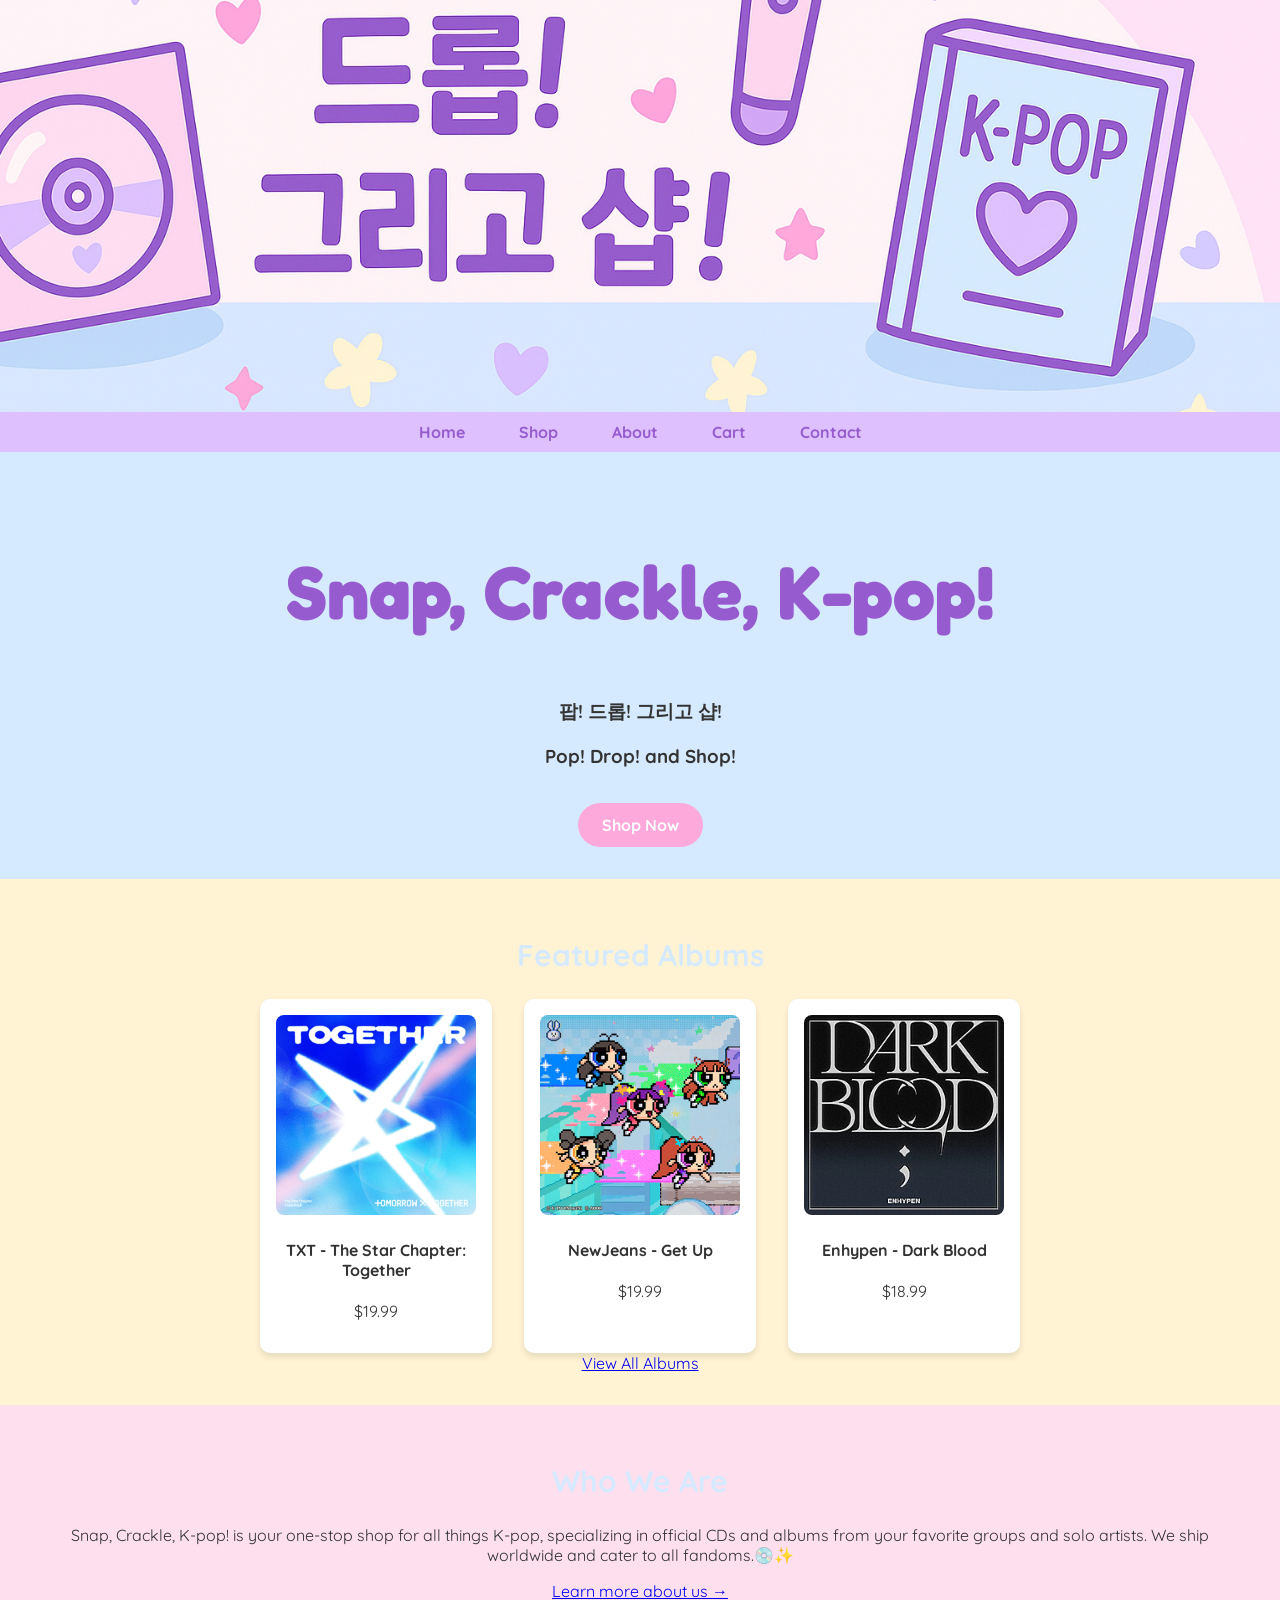
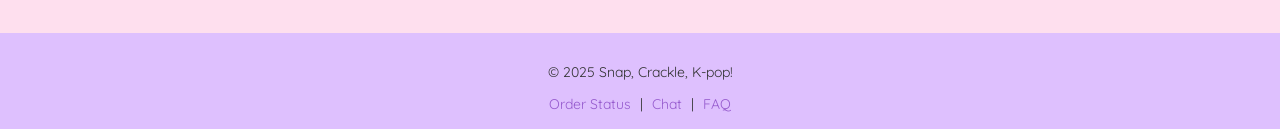
<file: index.html>
<!DOCTYPE html>
<html lang="en">
<head>
  <meta charset="UTF-8" />
  <meta name="viewport" content="width=device-width, initial-scale=1.0" />
  <title>Snap, Crackle, K-pop!</title>
  <link rel="stylesheet" href="css/styles.css" />
  <link href="https://fonts.googleapis.com/css2?family=Fredoka:wght@400;600&family=Quicksand&display=swap" rel="stylesheet">
</head>
<body>
  
  <header>
    <img src="img/banner3.png" alt="Snap, Crackle, K-pop pastel banner" width="1250" height="200" />
    <nav>
      <ul>
        <li><a href="index.html">Home</a></li>
        <li><a href="shop.html">Shop</a></li>
        <li><a href="about.html">About</a></li>
        <li><a href="cart.html">Cart</a></li>
        <li><a href="contact.html">Contact</a></li>
      </ul>
    </nav>
  </header>

  
  <section class="hero">
    <h1>Snap, Crackle, K-pop!</h1>
    <h3>팝! 드롭! 그리고 샵!</h3>
    <h3>Pop! Drop! and Shop!</h3>
    <a href="shop.html" class="cta-button">Shop Now</a>
  </section>

  
  <section class="featured-products">
    <h2>Featured Albums</h2>
    <div class="album-grid">
      <div class="album-card">
        <img src="img/txt.png" alt="Sample Album 1" />
        <h4>TXT - The Star Chapter: Together</h4>
        <p>$19.99</p>
      </div>
      <div class="album-card">
        <img src="img/nj.png" alt="Sample Album 2" />
        <h4>NewJeans - Get Up</h4>
        <p>$19.99</p>
      </div>
      <div class="album-card">
        <img src="img/enhypen.jpg" alt="Sample Album 3" />
        <h4>Enhypen - Dark Blood</h4>
        <p>$18.99</p>
      </div>
    </div>
    <a href="shop.html" class="view-all-link">View All Albums</a>
  </section>

  
  <section class="about-preview">
    <h2>Who We Are</h2>
    <p>Snap, Crackle, K-pop! is your one-stop shop for all things K-pop, specializing in official CDs and albums from your favorite groups and solo artists. We ship worldwide and cater to all fandoms.💿✨</p>
    <a href="about.html">Learn more about us →</a>
  </section>

  
  <footer>
    <p>&copy; 2025 Snap, Crackle, K-pop!</p>
    <nav class="footer-links">
      <a href="order-status.html">Order Status</a> |
      <a href="chat.html">Chat</a> |
      <a href="faq.html">FAQ</a>
    </nav>
  </footer>

  
  <script src="js/script.js"></script>
</body>
</html>
</file>
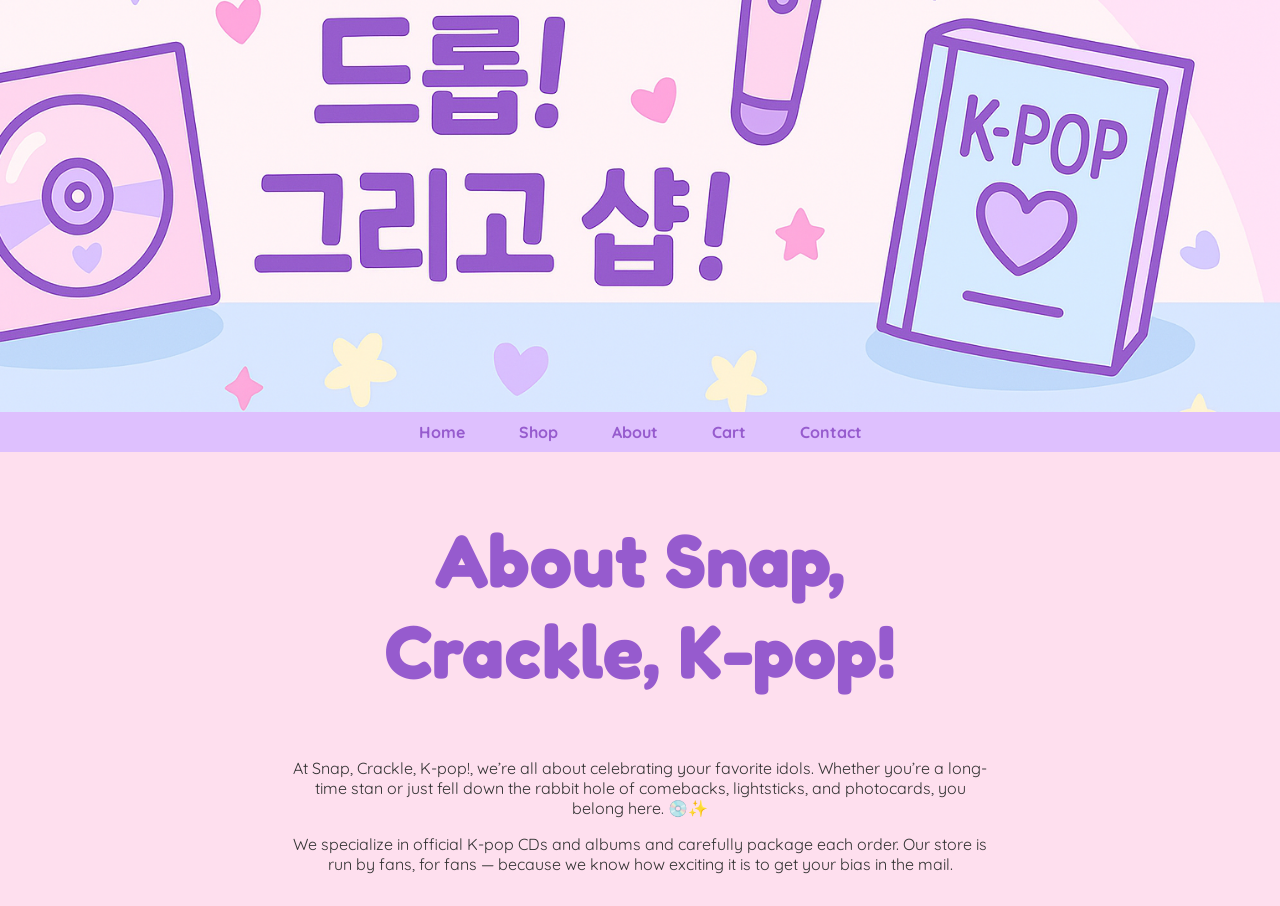
<file: about.html>
<!DOCTYPE html>
<html lang="en">
<head>
  <meta charset="UTF-8" />
  <meta name="viewport" content="width=device-width, initial-scale=1.0" />
  <title>About Us - Snap, Crackle, K-pop!</title>
  <link rel="stylesheet" href="css/styles.css" />
  <link href="https://fonts.googleapis.com/css2?family=Fredoka:wght@400;600&family=Quicksand&display=swap" rel="stylesheet">
</head>
<body>

  <header>
    <img src="img/banner3.png" alt="Snap, Crackle, K-pop banner" />
    <nav>
      <ul>
        <li><a href="index.html">Home</a></li>
        <li><a href="shop.html">Shop</a></li>
        <li><a href="about.html">About</a></li>
        <li><a href="cart.html">Cart</a></li>
        <li><a href="contact.html">Contact</a></li>
      </ul>
    </nav>
  </header>

  <main>
    <section class="page-content" style="max-width: 700px; margin: 2rem auto; text-align: center;">
      <h1>About Snap, Crackle, K-pop!</h1>
      <p>
        At Snap, Crackle, K-pop!, we’re all about celebrating your favorite idols. Whether you’re a long-time stan
        or just fell down the rabbit hole of comebacks, lightsticks, and photocards, you belong here. 💿✨
      </p>
      <p>
        We specialize in official K-pop CDs and albums and carefully package each order. Our
        store is run by fans, for fans — because we know how exciting it is to get your bias in the mail.
</file>
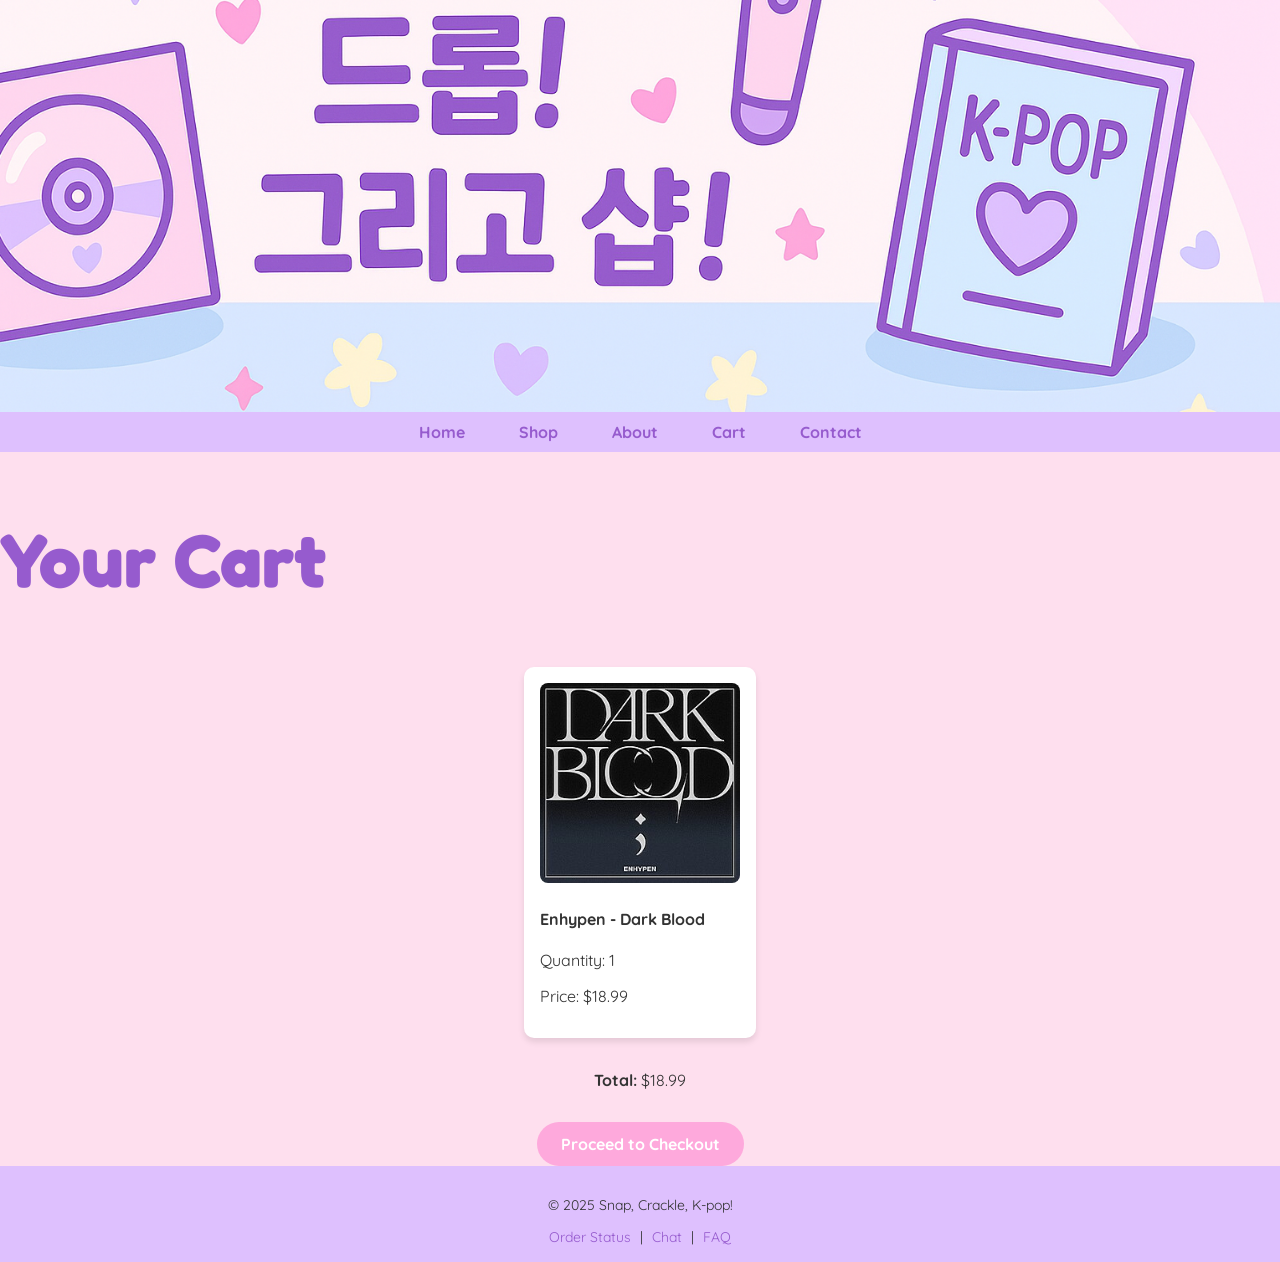
<file: cart.html>
<!DOCTYPE html>
<html lang="en">
<head>
  <meta charset="UTF-8" />
  <meta name="viewport" content="width=device-width, initial-scale=1.0" />
  <title>Cart - Snap, Crackle, K-pop!</title>
  <link rel="stylesheet" href="css/styles.css" />
  <link href="https://fonts.googleapis.com/css2?family=Fredoka:wght@400;600&family=Quicksand&display=swap" rel="stylesheet">
</head>
<body>

  <header>
    <img src="img/banner3.png" alt="Snap, Crackle, K-pop banner" />
    <nav>
      <ul>
        <li><a href="index.html">Home</a></li>
        <li><a href="shop.html">Shop</a></li>
        <li><a href="about.html">About</a></li>
        <li><a href="cart.html">Cart</a></li>
        <li><a href="contact.html">Contact</a></li>
      </ul>
    </nav>
  </header>

  <main>
    <section class="page-content">
      <h1>Your Cart</h1>
      <div class="album-card" style="margin: 0 auto; max-width: 300px;">
        <img src="img/enhypen.jpg" alt="Sample Album 3" />
            <h4>Enhypen - Dark Blood</h4>
        <p>Quantity: 1</p>
        <p>Price: $18.99</p>
      </div>

      <div style="text-align: center; margin-top: 2rem;">
        <p><strong>Total:</strong> $18.99</p>
        <a href="payment.html" class="cta-button">Proceed to Checkout</a>
      </div>
    </section>
  </main>

  <footer>
    <p>&copy; 2025 Snap, Crackle, K-pop!</p>
    <nav class="footer-links">
      <a href="order-status.html">Order Status</a> |
      <a href="chat.html">Chat</a> |
      <a href="faq.html">FAQ</a>
    </nav>
  </footer>

  <script src="js/script.js"></script>
</body>
</html>
</file>
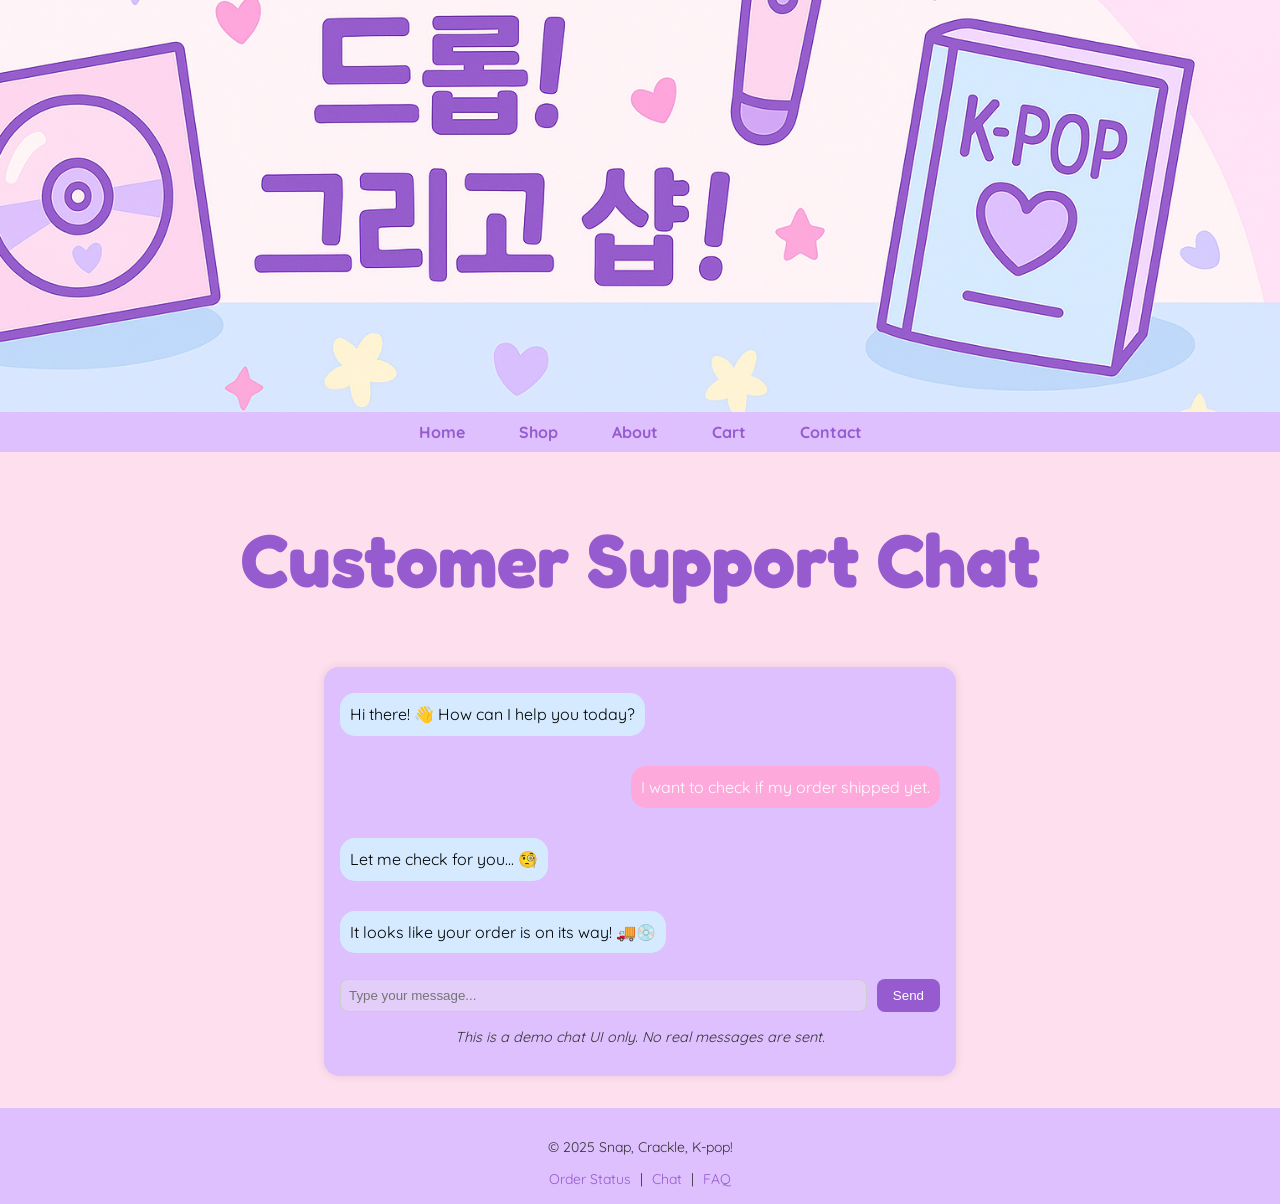
<file: chat.html>
<!DOCTYPE html>
<html lang="en">
<head>
  <meta charset="UTF-8" />
  <meta name="viewport" content="width=device-width, initial-scale=1.0" />
  <title>Live Chat - Snap, Crackle, K-pop!</title>
  <link rel="stylesheet" href="css/styles.css" />
  <link href="https://fonts.googleapis.com/css2?family=Fredoka:wght@400;600&family=Quicksand&display=swap" rel="stylesheet">
  <style>
    .chat-box {
      max-width: 600px;
      margin: 2rem auto;
      background-color: var(--pastel-purple);
      border-radius: 15px;
      padding: 1rem;
      box-shadow: 0 0 10px rgba(0,0,0,0.1);
    }

    .chat-message {
      margin: 10px 0;
      padding: 10px;
      border-radius: 15px;
      max-width: 75%;
      line-height: 1.4;
    }

    .user {
      background-color: var(--bright-pink);
      color: white;
      align-self: flex-end;
      margin-left: auto;
    }

    .agent {
      background-color: var(--pastel-blue);
      color: black;
      align-self: flex-start;
    }

    .chat-log {
      display: flex;
      flex-direction: column;
      gap: 10px;
    }

    .chat-input {
      margin-top: 1rem;
      display: flex;
      gap: 10px;
    }

    .chat-input input {
      flex-grow: 1;
      padding: 0.5rem;
      border-radius: 8px;
      border: 1px solid #ccc;
    }

    .chat-input button {
      padding: 0.5rem 1rem;
      background-color: var(--accent-purple);
      color: white;
      border: none;
      border-radius: 8px;
    }
  </style>
</head>
<body>

  <header>
    <img src="img/banner3.png" alt="Snap, Crackle, K-pop banner" />
    <nav>
      <ul>
        <li><a href="index.html">Home</a></li>
        <li><a href="shop.html">Shop</a></li>
        <li><a href="about.html">About</a></li>
        <li><a href="cart.html">Cart</a></li>
        <li><a href="contact.html">Contact</a></li>
      </ul>
    </nav>
  </header>

  <main>
    <section class="page-content">
      <h1 style="text-align: center;">Customer Support Chat</h1>
      <div class="chat-box">
        <div class="chat-log">
          <div class="chat-message agent">Hi there! 👋 How can I help you today?</div>
          <div class="chat-message user">I want to check if my order shipped yet.</div>
          <div class="chat-message agent">Let me check for you... 🧐</div>
          <div class="chat-message agent">It looks like your order is on its way! 🚚💿</div>
        </div>

        <div class="chat-input">
          <input type="text" placeholder="Type your message..." disabled />
          <button disabled>Send</button>
        </div>
        <p style="text-align:center; font-size: 0.9rem; margin-top: 1rem;"><em>This is a demo chat UI only. No real messages are sent.</em></p>
      </div>
    </section>
  </main>

  <footer>
    <p>&copy; 2025 Snap, Crackle, K-pop!</p>
    <nav class="footer-links">
      <a href="order-status.html">Order Status</a> |
      <a href="chat.html">Chat</a> |
      <a href="faq.html">FAQ</a>
    </nav>
  </footer>

  <script src="js/script.js"></script>
</body>
</html>
</file>
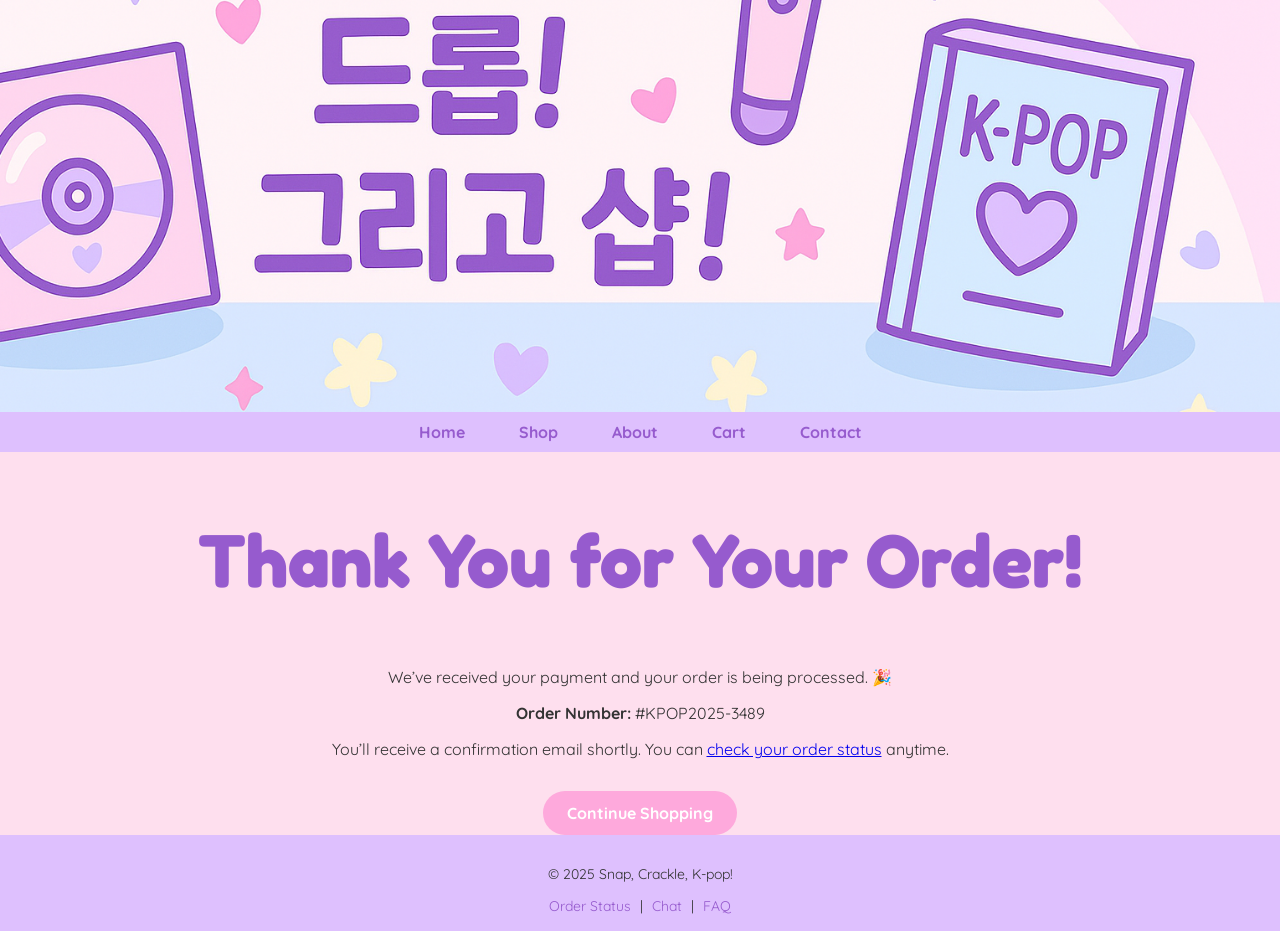
<file: confirmation.html>
<!DOCTYPE html>
<html lang="en">
<head>
  <meta charset="UTF-8" />
  <meta name="viewport" content="width=device-width, initial-scale=1.0" />
  <title>Order Confirmation - Snap, Crackle, K-pop!</title>
  <link rel="stylesheet" href="css/styles.css" />
  <link href="https://fonts.googleapis.com/css2?family=Fredoka:wght@400;600&family=Quicksand&display=swap" rel="stylesheet">
</head>
<body>

  <header>
    <img src="img/banner3.png" alt="Snap, Crackle, K-pop banner" />
    <nav>
      <ul>
        <li><a href="index.html">Home</a></li>
        <li><a href="shop.html">Shop</a></li>
        <li><a href="about.html">About</a></li>
        <li><a href="cart.html">Cart</a></li>
        <li><a href="contact.html">Contact</a></li>
      </ul>
    </nav>
  </header>

  <main>
    <section class="page-content" style="text-align: center;">
      <h1>Thank You for Your Order!</h1>
      <p>We’ve received your payment and your order is being processed. 🎉</p>
      <p><strong>Order Number:</strong> #KPOP2025-3489</p>
      <p>You’ll receive a confirmation email shortly. You can <a href="order-status.html">check your order status</a> anytime.</p>
      <a href="shop.html" class="cta-button">Continue Shopping</a>
    </section>
  </main>

  <footer>
    <p>&copy; 2025 Snap, Crackle, K-pop!</p>
    <nav class="footer-links">
      <a href="order-status.html">Order Status</a> |
      <a href="chat.html">Chat</a> |
      <a href="faq.html">FAQ</a>
    </nav>
  </footer>

  <script src="js/script.js"></script>
</body>
</html>
</file>
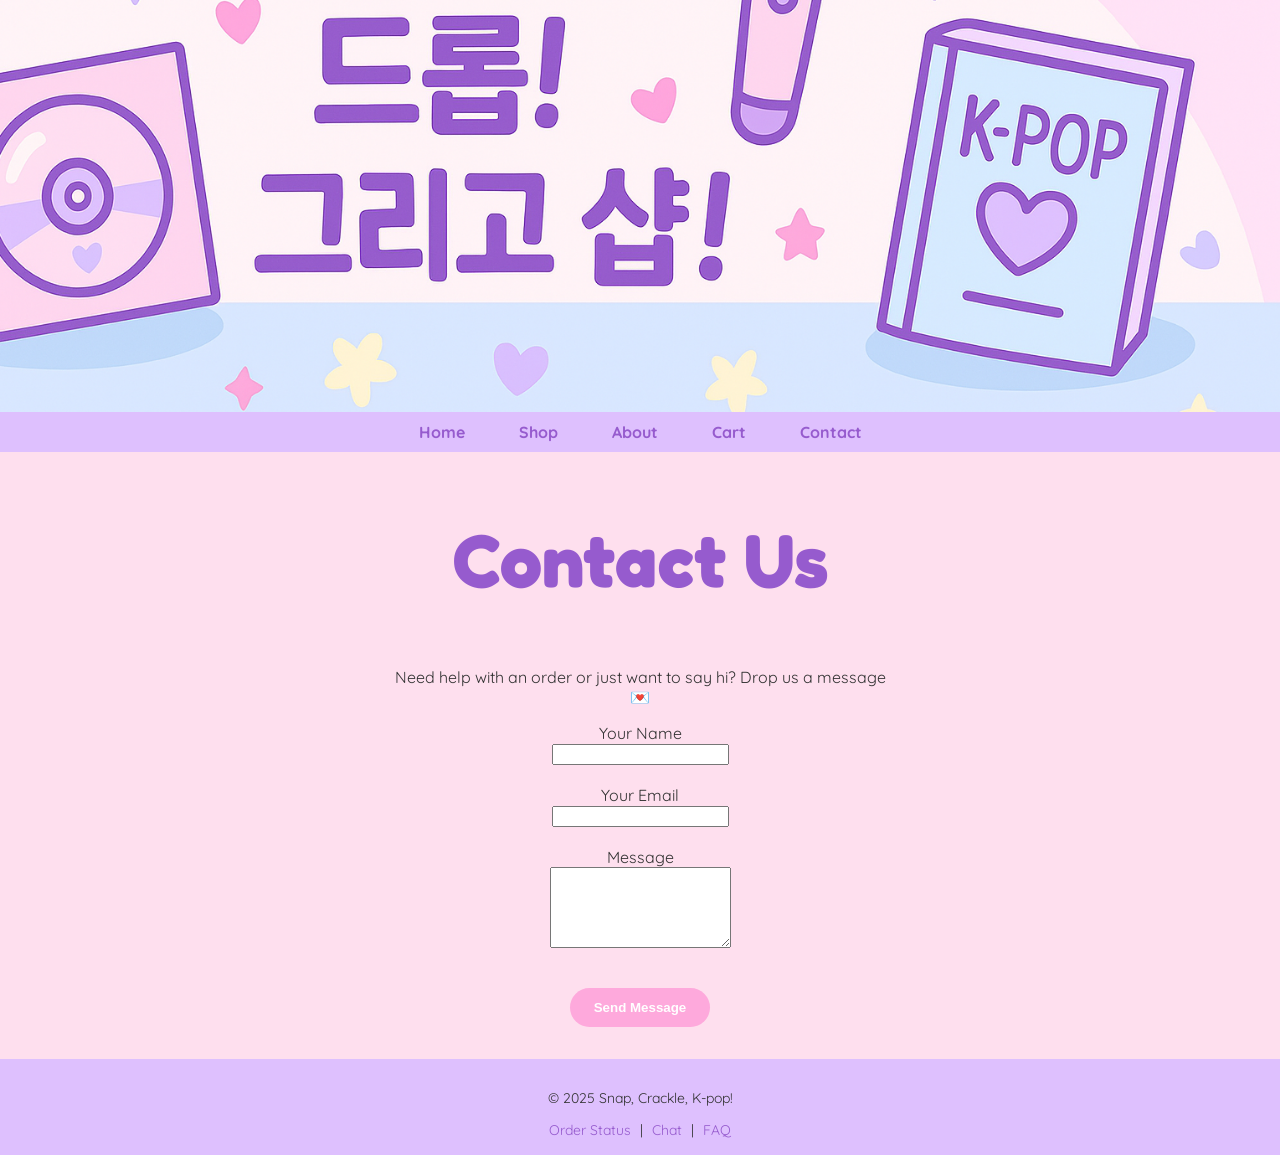
<file: contact.html>
<!DOCTYPE html>
<html lang="en">
<head>
  <meta charset="UTF-8" />
  <meta name="viewport" content="width=device-width, initial-scale=1.0" />
  <title>Contact Us - Snap, Crackle, K-pop!</title>
  <link rel="stylesheet" href="css/styles.css" />
  <link href="https://fonts.googleapis.com/css2?family=Fredoka:wght@400;600&family=Quicksand&display=swap" rel="stylesheet">
</head>
<body>

  <header>
    <img src="img/banner3.png" alt="Snap, Crackle, K-pop banner" />
    <nav>
      <ul>
        <li><a href="index.html">Home</a></li>
        <li><a href="shop.html">Shop</a></li>
        <li><a href="about.html">About</a></li>
        <li><a href="cart.html">Cart</a></li>
        <li><a href="contact.html">Contact</a></li>
      </ul>
    </nav>
  </header>

  <main>
    <section class="page-content" style="max-width: 500px; margin: 2rem auto; text-align: center;">
      <h1>Contact Us</h1>
      <p>Need help with an order or just want to say hi? Drop us a message 💌</p>
      <form>
        <label for="name">Your Name</label><br>
        <input type="text" id="name" name="name" required><br><br>

        <label for="email">Your Email</label><br>
        <input type="email" id="email" name="email" required><br><br>

        <label for="message">Message</label><br>
        <textarea id="message" name="message" rows="5" required></textarea><br><br>

        <button type="submit" class="cta-button">Send Message</button>
      </form>
    </section>
  </main>

  <footer>
    <p>&copy; 2025 Snap, Crackle, K-pop!</p>
    <nav class="footer-links">
      <a href="order-status.html">Order Status</a> |
      <a href="chat.html">Chat</a> |
      <a href="faq.html">FAQ</a>
    </nav>
  </footer>

  <script src="js/script.js"></script>
</body>
</html>
</file>
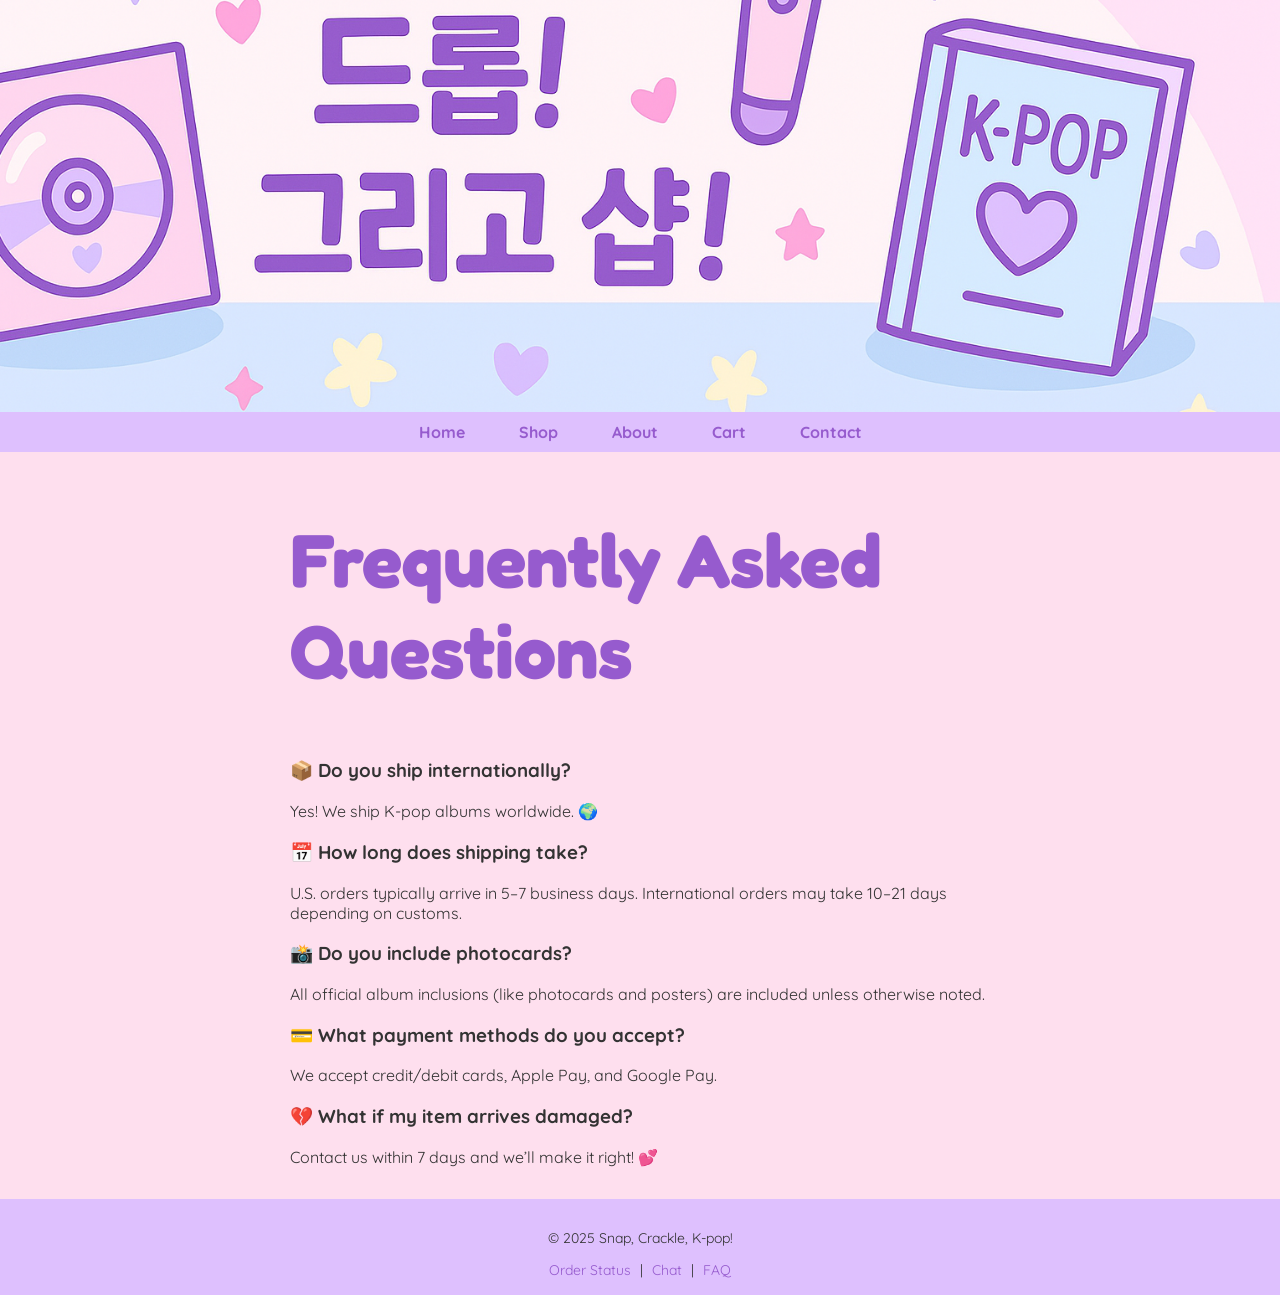
<file: faq.html>
<!DOCTYPE html>
<html lang="en">
<head>
  <meta charset="UTF-8" />
  <meta name="viewport" content="width=device-width, initial-scale=1.0" />
  <title>FAQ - Snap, Crackle, K-pop!</title>
  <link rel="stylesheet" href="css/styles.css" />
  <link href="https://fonts.googleapis.com/css2?family=Fredoka:wght@400;600&family=Quicksand&display=swap" rel="stylesheet">
</head>
<body>

  <header>
    <img src="img/banner3.png" alt="Snap, Crackle, K-pop banner" />
    <nav>
      <ul>
        <li><a href="index.html">Home</a></li>
        <li><a href="shop.html">Shop</a></li>
        <li><a href="about.html">About</a></li>
        <li><a href="cart.html">Cart</a></li>
        <li><a href="contact.html">Contact</a></li>
      </ul>
    </nav>
  </header>

  <main>
    <section class="page-content" style="max-width: 700px; margin: 2rem auto;">
      <h1>Frequently Asked Questions</h1>

      <h3>📦 Do you ship internationally?</h3>
      <p>Yes! We ship K-pop albums worldwide. 🌍</p>

      <h3>📅 How long does shipping take?</h3>
      <p>U.S. orders typically arrive in 5–7 business days. International orders may take 10–21 days depending on customs.</p>

      <h3>📸 Do you include photocards?</h3>
      <p>All official album inclusions (like photocards and posters) are included unless otherwise noted.</p>

      <h3>💳 What payment methods do you accept?</h3>
      <p>We accept credit/debit cards, Apple Pay, and Google Pay.</p>

      <h3>💔 What if my item arrives damaged?</h3>
      <p>Contact us within 7 days and we’ll make it right! 💕</p>
    </section>
  </main>

  <footer>
    <p>&copy; 2025 Snap, Crackle, K-pop!</p>
    <nav class="footer-links">
      <a href="order-status.html">Order Status</a> |
      <a href="chat.html">Chat</a> |
      <a href="faq.html">FAQ</a>
    </nav>
  </footer>

  <script src="js/script.js"></script>
</body>
</html>
</file>
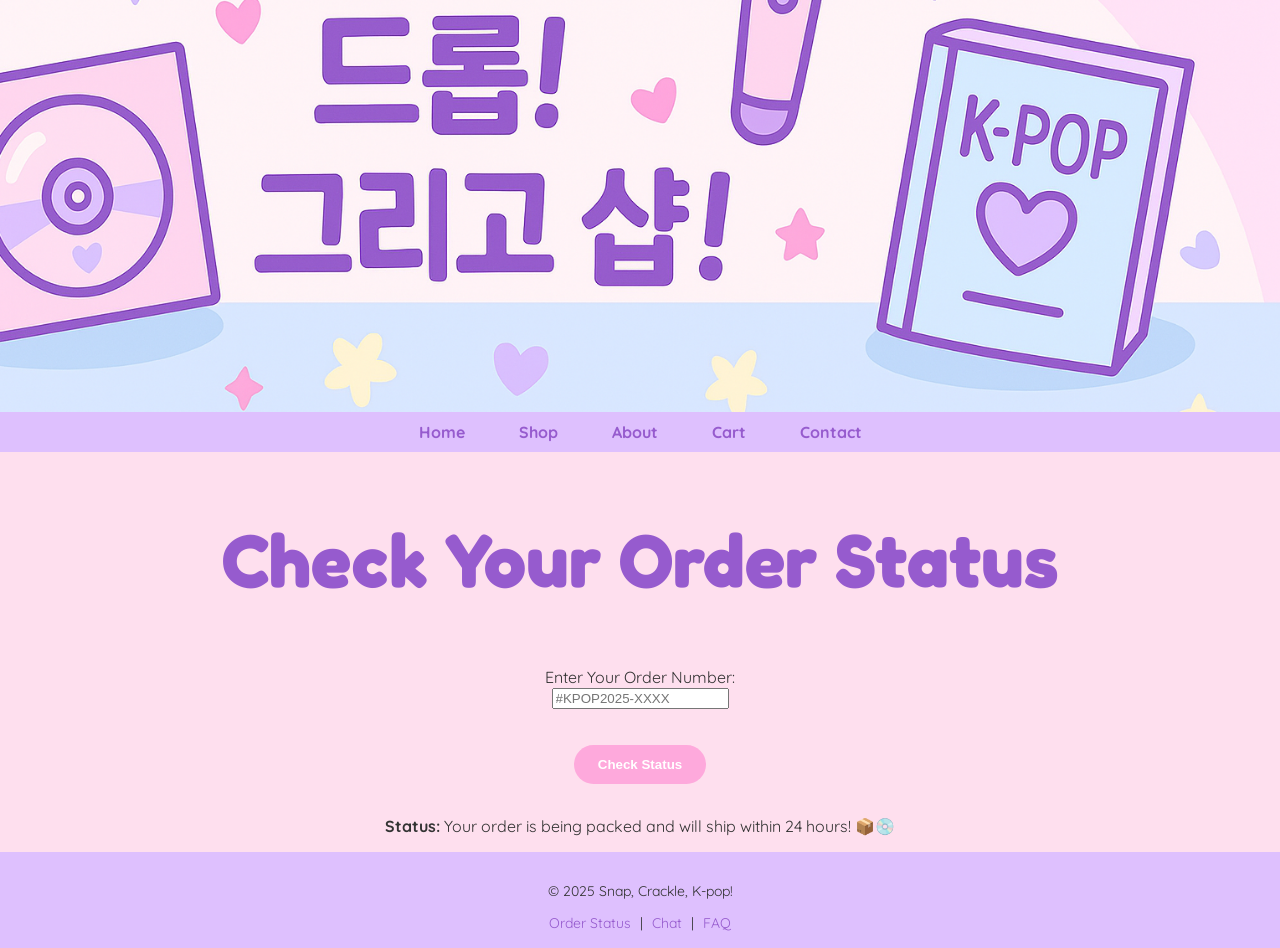
<file: order-status.html>
<!DOCTYPE html>
<html lang="en">
<head>
  <meta charset="UTF-8" />
  <meta name="viewport" content="width=device-width, initial-scale=1.0" />
  <title>Order Status - Snap, Crackle, K-pop!</title>
  <link rel="stylesheet" href="css/styles.css" />
  <link href="https://fonts.googleapis.com/css2?family=Fredoka:wght@400;600&family=Quicksand&display=swap" rel="stylesheet">
</head>
<body>

  <header>
    <img src="img/banner3.png" alt="Snap, Crackle, K-pop banner" />
    <nav>
      <ul>
        <li><a href="index.html">Home</a></li>
        <li><a href="shop.html">Shop</a></li>
        <li><a href="about.html">About</a></li>
        <li><a href="cart.html">Cart</a></li>
        <li><a href="contact.html">Contact</a></li>
      </ul>
    </nav>
  </header>

  <main>
    <section class="page-content" style="text-align: center;">
      <h1>Check Your Order Status</h1>
      <form style="max-width: 400px; margin: 0 auto;">
        <label for="orderNumber">Enter Your Order Number:</label><br>
        <input type="text" id="orderNumber" name="orderNumber" placeholder="#KPOP2025-XXXX" required /><br><br>
        <button type="submit" class="cta-button">Check Status</button>
      </form>

      <div style="margin-top: 2rem;">
        <p><strong>Status:</strong> Your order is being packed and will ship within 24 hours! 📦💿</p>
      </div>
    </section>
  </main>

  <footer>
    <p>&copy; 2025 Snap, Crackle, K-pop!</p>
    <nav class="footer-links">
      <a href="order-status.html">Order Status</a> |
      <a href="chat.html">Chat</a> |
      <a href="faq.html">FAQ</a>
    </nav>
  </footer>

  <script src="js/script.js"></script>
</body>
</html>
</file>
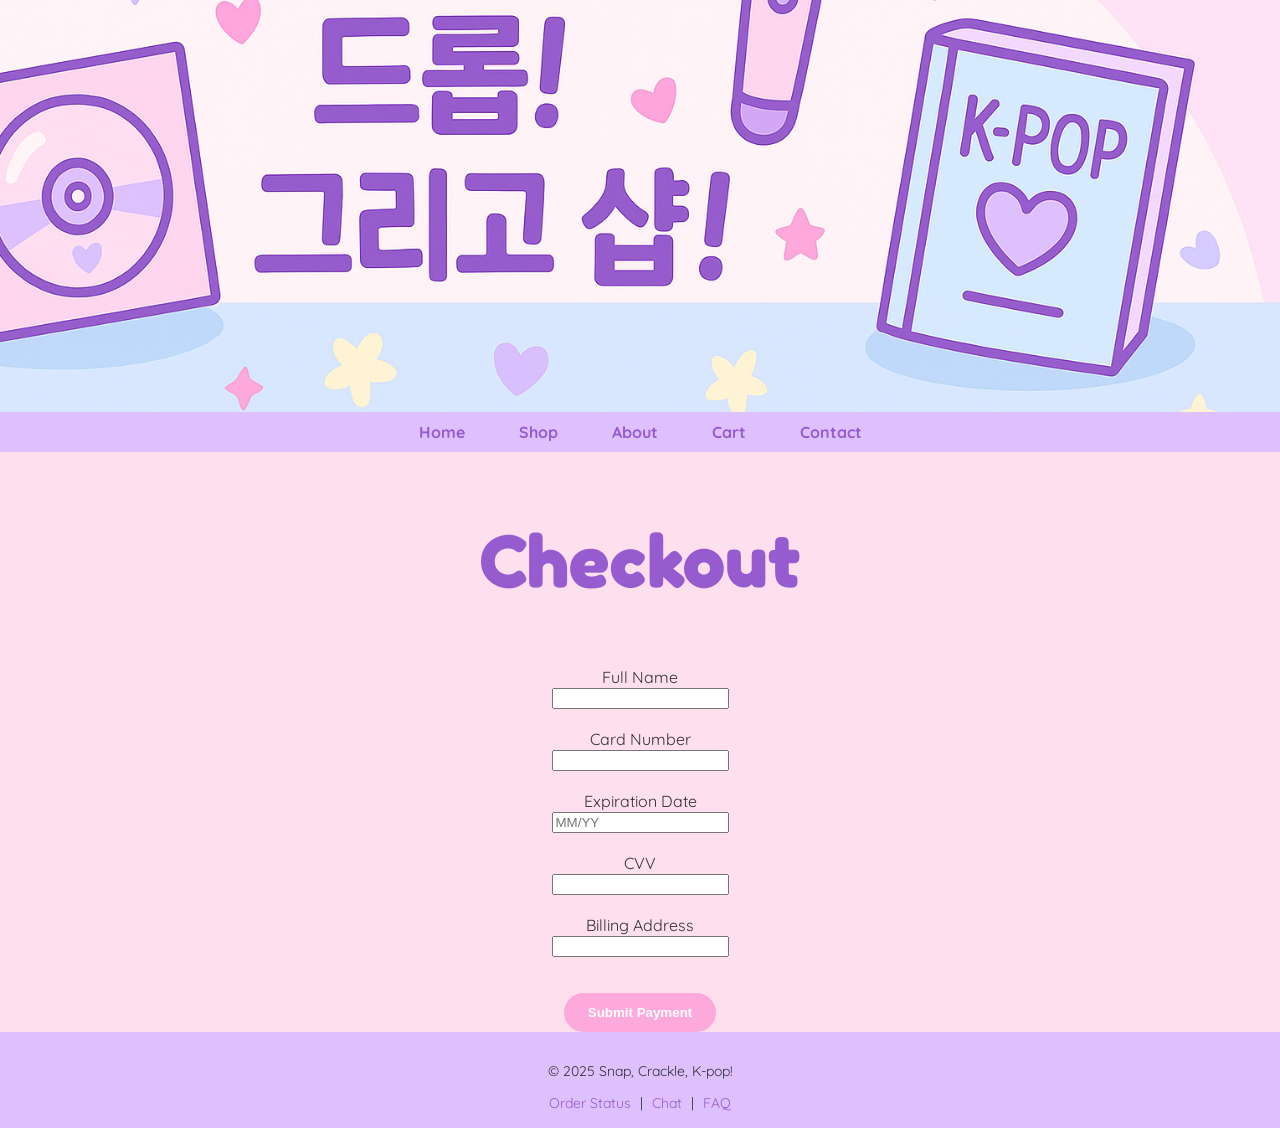
<file: payment.html>
<!DOCTYPE html>
<html lang="en">
<head>
  <meta charset="UTF-8" />
  <meta name="viewport" content="width=device-width, initial-scale=1.0" />
  <title>Payment - Snap, Crackle, K-pop!</title>
  <link rel="stylesheet" href="css/styles.css" />
  <link href="https://fonts.googleapis.com/css2?family=Fredoka:wght@400;600&family=Quicksand&display=swap" rel="stylesheet">
</head>
<body>

  <header>
    <img src="img/banner3.png" alt="Snap, Crackle, K-pop banner" />
    <nav>
      <ul>
        <li><a href="index.html">Home</a></li>
        <li><a href="shop.html">Shop</a></li>
        <li><a href="about.html">About</a></li>
        <li><a href="cart.html">Cart</a></li>
        <li><a href="contact.html">Contact</a></li>
      </ul>
    </nav>
  </header>

  <main>
    <section class="page-content" style="text-align: center;">
      <h1>Checkout</h1>
      <form action="confirmation.html" method="GET" style="max-width: 400px; margin: 0 auto;">
        <label for="fullname">Full Name</label><br>
        <input type="text" id="fullname" name="fullname" required><br><br>

        <label for="cardnumber">Card Number</label><br>
        <input type="text" id="cardnumber" name="cardnumber" required><br><br>

        <label for="expiration">Expiration Date</label><br>
        <input type="text" id="expiration" name="expiration" placeholder="MM/YY" required><br><br>

        <label for="cvv">CVV</label><br>
        <input type="text" id="cvv" name="cvv" required><br><br>

        <label for="address">Billing Address</label><br>
        <input type="text" id="address" name="address" required><br><br>

        <button type="submit" class="cta-button">Submit Payment</button>
      </form>
    </section>
  </main>

  <footer>
    <p>&copy; 2025 Snap, Crackle, K-pop!</p>
    <nav class="footer-links">
      <a href="order-status.html">Order Status</a> |
      <a href="chat.html">Chat</a> |
      <a href="faq.html">FAQ</a>
    </nav>
  </footer>

  <script src="js/script.js"></script>
</body>
</html>
</file>
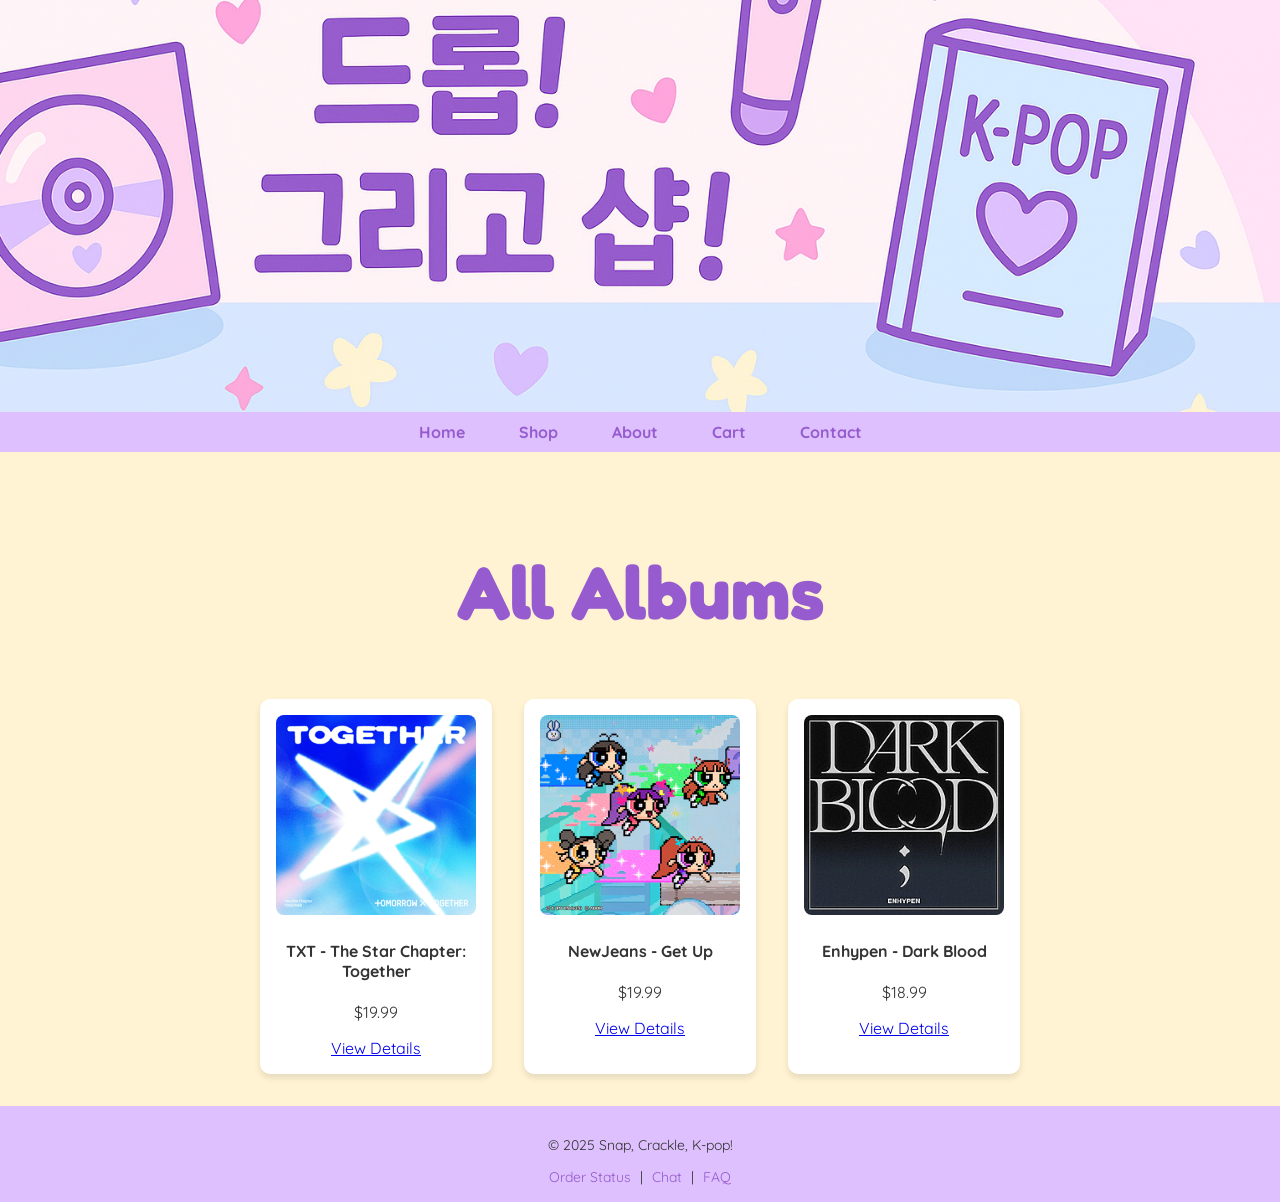
<file: shop.html>
<!DOCTYPE html>
<html lang="en">
<head>
  <meta charset="UTF-8" />
  <meta name="viewport" content="width=device-width, initial-scale=1.0" />
  <title>Shop - Snap, Crackle, K-pop!</title>
  <link rel="stylesheet" href="css/styles.css" />
  <link href="https://fonts.googleapis.com/css2?family=Fredoka:wght@400;600&family=Quicksand&display=swap" rel="stylesheet">
</head>
<body>

  <header>
    <img src="img/banner3.png" alt="Snap, Crackle, K-pop banner" />
    <nav>
      <ul>
        <li><a href="index.html">Home</a></li>
        <li><a href="shop.html">Shop</a></li>
        <li><a href="about.html">About</a></li>
        <li><a href="cart.html">Cart</a></li>
        <li><a href="contact.html">Contact</a></li>
      </ul>
    </nav>
  </header>

  <main>
    <section class="featured-products">
      <h1>All Albums</h1>
      <div class="album-grid">
        <div class="album-card">
            <img src="img/txt.png" alt="Sample Album 1" />
            <h4>TXT - The Star Chapter: Together</h4>
          <p>$19.99</p>
          <a href="product.html">View Details</a>
        </div>
        <div class="album-card">
            <img src="img/nj.png" alt="Sample Album 2" />
            <h4>NewJeans - Get Up</h4>
          <p>$19.99</p>
          <a href="product.html">View Details</a>
        </div>
        <div class="album-card">
            <img src="img/enhypen.jpg" alt="Sample Album 3" />
            <h4>Enhypen - Dark Blood</h4>
          <p>$18.99</p>
          <a href="product.html">View Details</a>
        </div>
      </div>
    </section>
  </main>

  <footer>
    <p>&copy; 2025 Snap, Crackle, K-pop!</p>
    <nav class="footer-links">
      <a href="order-status.html">Order Status</a> |
      <a href="chat.html">Chat</a> |
      <a href="faq.html">FAQ</a>
    </nav>
  </footer>

  <script src="js/script.js"></script>
</body>
</html>
</file>
<file: css/styles.css>
:root {
    --pastel-blue: #d6eaff;
    --pastel-purple: #dec0fe;
    --pastel-pink: #fedfee;
    --accent-purple: #965bce;
    --soft-yellow: #fff3d3;
    --bright-pink: #fea9dc;
  }
  
  body {
    margin: 0;
    font-family: "Quicksand", sans-serif;
    background-color: var(--pastel-pink);
    color: #333;
  }
  
  h1 {
    font-family: "Fredoka", sans-serif;
    color: var(--accent-purple);
    font-weight: bold;
    font-size: 75px;
  }
  
  h2 {
    font-family: "Quicksand", sans-serif;
    color: var(--pastel-blue);
    font-weight: bolder;
    font-size: 30px;
  }
  
  header img {
    width: 100%;
    height: auto;
    display: block;
  }
  
  nav ul {
    list-style: none;
    display: flex;
    justify-content: center;
    background-color: var(--pastel-purple);
    padding: 10px;
    margin: 0;
  }
  
  nav ul li {
    margin: 0 15px;
  }
  
  nav ul li a {
    text-decoration: none;
    color: var(--accent-purple);
    font-weight: bold;
  }

  nav ul li a {
    text-decoration: none;
    color: var(--accent-purple);
    font-weight: bold;
    padding: 8px 12px;
    border-radius: 8px;
    transition: background-color 0.3s ease, color 0.3s ease;
  }
  
  nav ul li a:hover {
    background-color: var(--pastel-blue);
    color: white;
  }
  
  
  .hero {
    text-align: center;
    background-color: var(--pastel-blue);
    padding: 2rem;
  }
  
  .cta-button {
    display: inline-block;
    padding: 0.75rem 1.5rem;
    background-color: var(--bright-pink);
    color: white;
    border: none;
    border-radius: 25px;
    text-decoration: none;
    font-weight: bold;
    margin-top: 1rem;
  }
  
  .featured-products {
    background-color: var(--soft-yellow);
    padding: 2rem;
    text-align: center;
  }
  
  .album-grid {
    display: flex;
    flex-wrap: wrap;
    justify-content: center;
    gap: 2rem;
    margin-top: 1rem;
  }
  
  .album-card {
    background-color: white;
    border-radius: 10px;
    box-shadow: 0 4px 6px rgba(0,0,0,0.1);
    padding: 1rem;
    width: 200px;
  }
  
  .album-card img {
    width: 100%;
    border-radius: 8px;
  }
  
  .about-preview {
    background-color: var(--pastel-pink);
    padding: 2rem;
    text-align: center;
  }
  
  footer {
    background-color: var(--pastel-purple);
    text-align: center;
    padding: 1rem;
    font-size: 14px;
  }
  
  footer a {
    color: var(--accent-purple);
    margin: 0 5px;
    text-decoration: none;
  }
</file>
